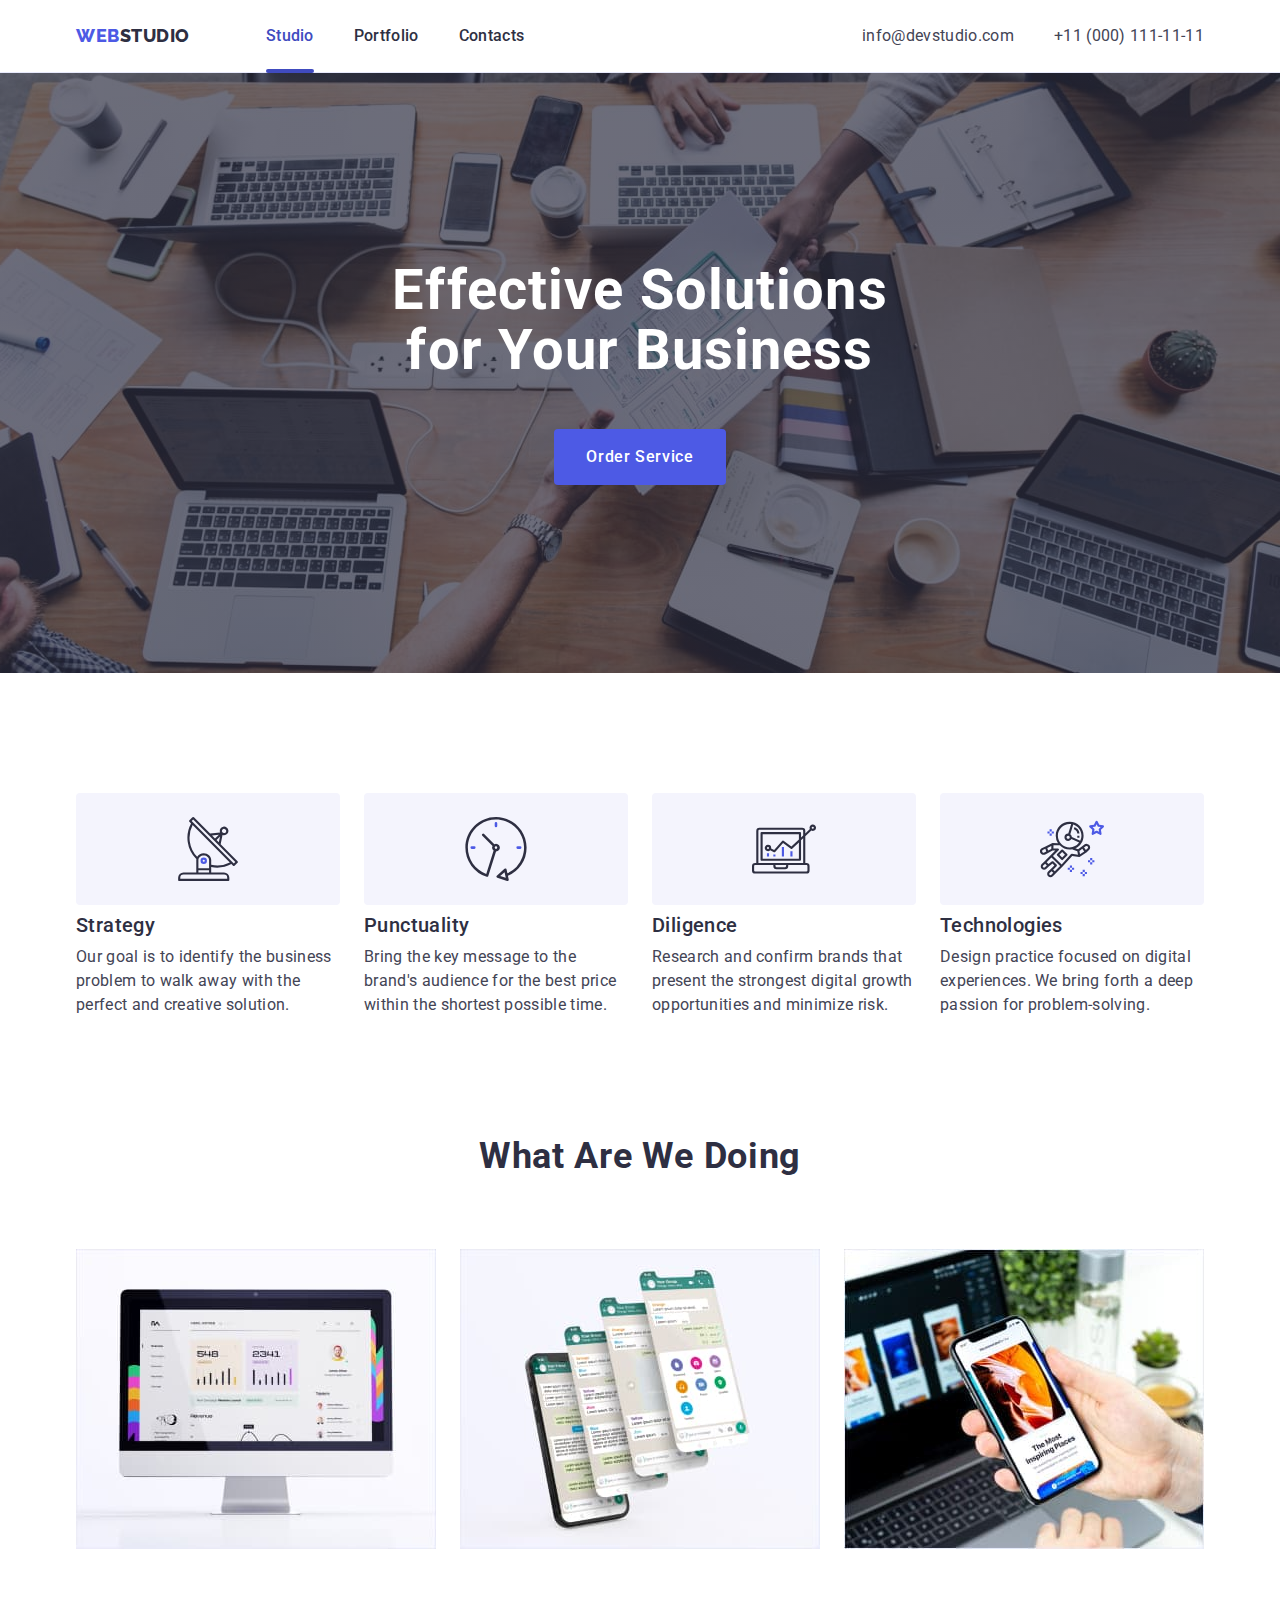
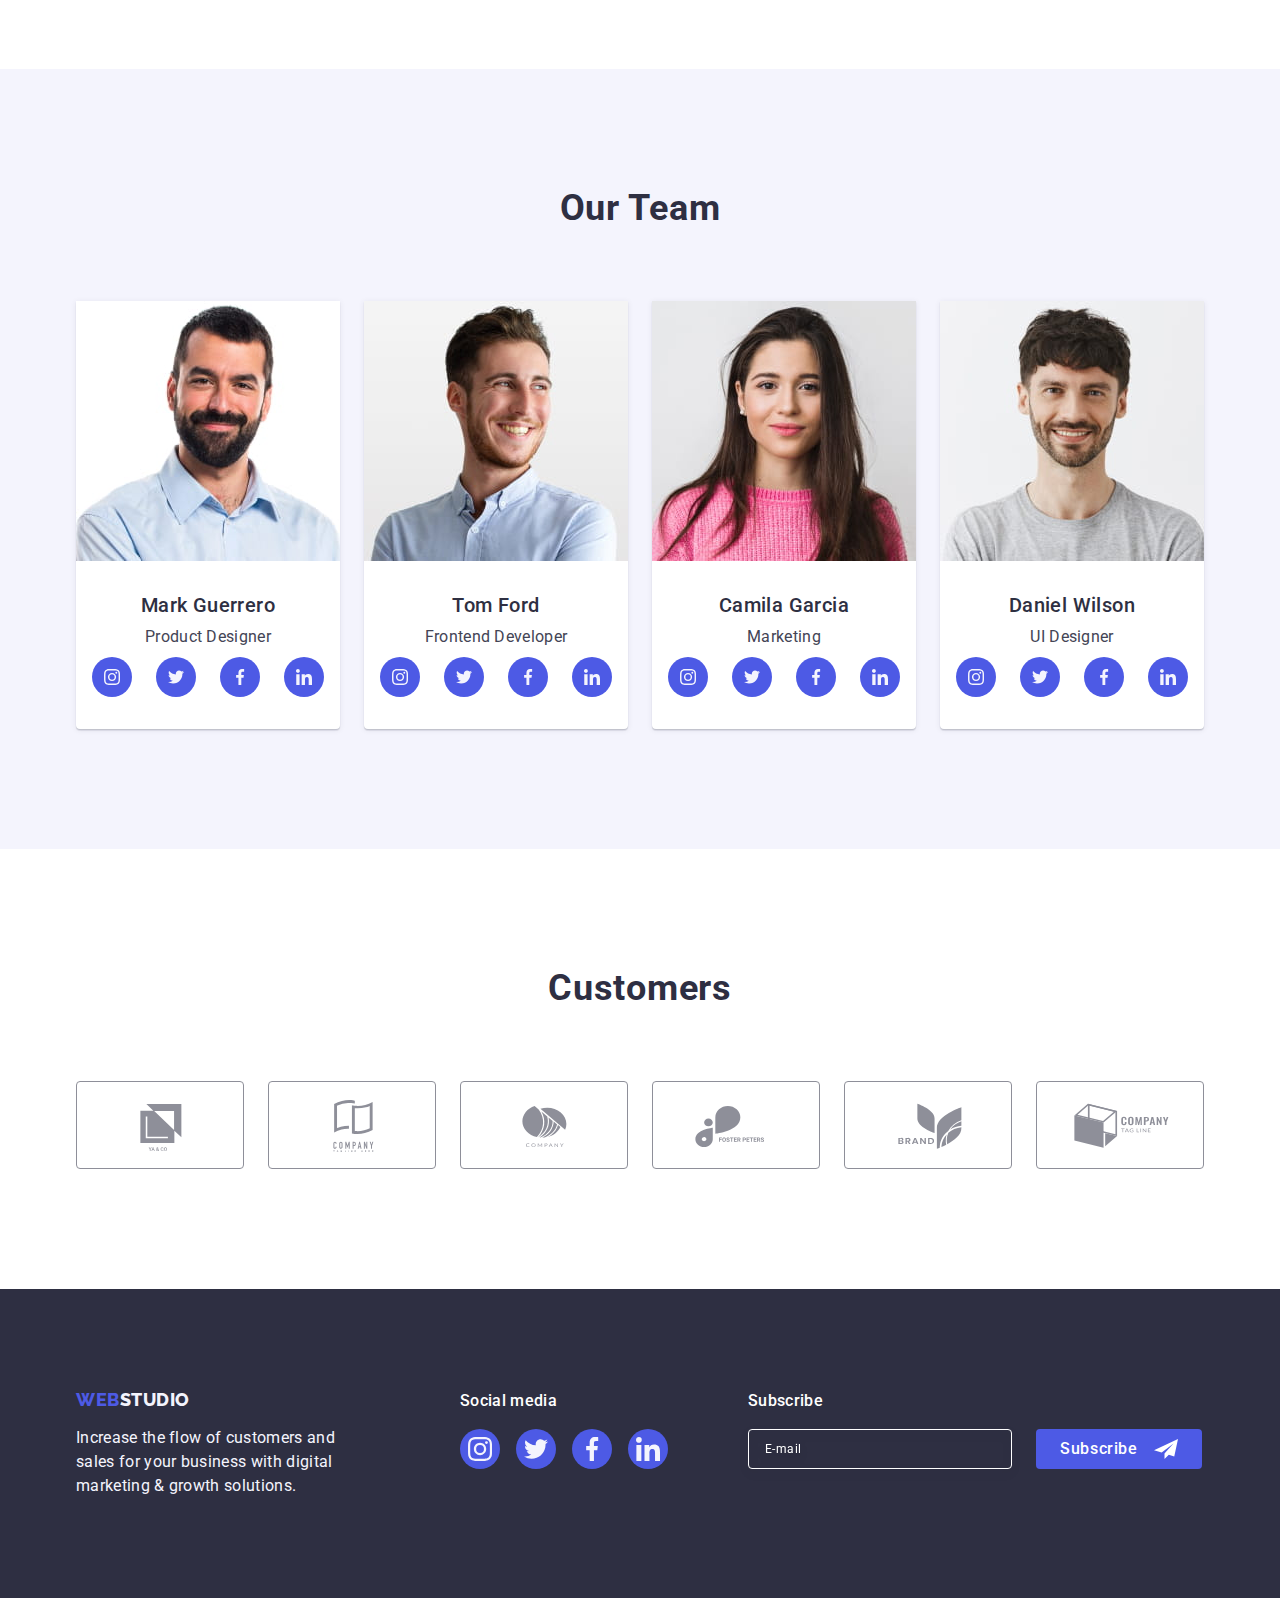
<file: index.html>
<!DOCTYPE html>
<html lang="en">
  <head>
    <meta charset="UTF-8" />
    <meta http-equiv="X-UA-Compatible" content="IE=edge" />
    <meta name="viewport" content="width=device-width, initial-scale=1.0" />
    <link rel="preconnect" href="https://fonts.googleapis.com" />
    <link rel="preconnect" href="https://fonts.gstatic.com" crossorigin />
    <link
      href="https://fonts.googleapis.com/css2?family=Raleway:wght@800&family=Roboto:wght@400;500;700&display=swap"
      rel="stylesheet"
    />
    <link
      rel="stylesheet"
      href="https://cdnjs.cloudflare.com/ajax/libs/modern-normalize/1.1.0/modern-normalize.min.css"
    />
    <link rel="stylesheet" href="./css/styles.css" />
    <title>WEB Studio</title>
  </head>
  <body>
    <!-- Main page -->
    <!-- Topline -->
    <header class="topline">
      <div class="container main-nav">
        <nav class="logo-menunav">
          <a class="logo link" href="./index.html">
            Web<span class="logo-text">Studio</span></a
          >
          <!-- Menu Nav -->
          <ul class="menunav list">
            <li class="item">
              <a class="current option link" href="./index.html">Studio</a>
            </li>
            <li class="item">
              <a class="option link" href="./portfolio.html">Portfolio</a>
            </li>
            <li class="item"><a class="option link" href="">Contacts</a></li>
          </ul>
        </nav>
        <address class="address">
          <ul class="contacts list">
            <li class="item">
              <a class="contacts-option link" href="mailto:info@devstudio.com"
                >info@devstudio.com</a
              >
            </li>
            <li class="item">
              <a class="contacts-option link" href="tel:+110001111111"
                >+11 (000) 111-11-11</a
              >
            </li>
          </ul>
        </address>
      </div>
    </header>
    <main>
      <!-- Scrolls -->
      <section class="hero">
        <div class="container">
          <h1 class="hero-text">Effective Solutions for Your Business</h1>
          <button data-modal-open type="button" class="hero-button">
            Order Service
          </button>
        </div>
      </section>
      <!-- Section 2 -->
      <section class="section">
        <div class="container">
          <h2 class="sectiontwo-title" hidden>Features</h2>
          <ul class="features list">
            <li class="strategy item">
              <div class="features-icon">
                <svg width="64" height="64">
                  <use href="./images/icons.svg#icon-antenna-1"></use>
                </svg>
              </div>
              <h3 class="section-header">Strategy</h3>
              <p class="section-description">
                Our goal is to identify the business problem to walk away with
                the perfect and creative solution.
              </p>
            </li>
            <li class="punctuality item">
              <div class="features-icon">
                <svg width="64" height="64">
                  <use href="./images/icons.svg#icon-clock-1"></use>
                </svg>
              </div>
              <h3 class="section-header">Punctuality</h3>
              <p class="section-description">
                Bring the key message to the brand's audience for the best price
                within the shortest possible time.
              </p>
            </li>
            <li class="diligence item">
              <div class="features-icon">
                <svg width="64" height="64">
                  <use href="./images/icons.svg#icon-diagram-1"></use>
                </svg>
              </div>
              <h3 class="section-header">Diligence</h3>
              <p class="section-description">
                Research and confirm brands that present the strongest digital
                growth opportunities and minimize risk.
              </p>
            </li>
            <li class="technologies item">
              <div class="features-icon">
                <svg width="64" height="64">
                  <use href="./images/icons.svg#icon-astronaut-1"></use>
                </svg>
              </div>
              <h3 class="section-header">Technologies</h3>
              <p class="section-description">
                Design practice focused on digital experiences. We bring forth a
                deep passion for problem-solving.
              </p>
            </li>
          </ul>
        </div>
      </section>
      <!-- Section 3 -->
      <section class="section-works">
        <div class="container">
          <h2 class="section-title">What are we doing</h2>
          <ul class="works list">
            <li class="item">
              <img
                src="./images/about/img1.jpg"
                alt="Image of monitor"
                width="360"
                height="300"
              />
            </li>
            <li class="item">
              <img
                src="./images//about/img2.jpg"
                alt="Image of smartphone"
                width="360"
                height="300"
              />
            </li>
            <li class="item">
              <img
                src="./images//about/img3.jpg"
                alt="Image of notebook+smartphone"
                width="360"
                height="300"
              />
            </li>
          </ul>
        </div>
      </section>
      <!-- Section 4 -->
      <section class="section-team">
        <div class="container">
          <h2 class="section-title">Our Team</h2>
          <ul class="team list">
            <li class="section-four-list-item item">
              <img
                src="./images//team_photo/photo_Mark.jpg"
                alt="Photo-of-Mark"
                width="264"
                height="260"
              />
              <div class="team-name-profession">
                <h3 class="section-header">Mark Guerrero</h3>
                <p class="section-description">Product Designer</p>
                <ul class="team-social list">
                  <li class="item">
                    <a class="link" href="">
                      <svg class="icon" width="16" height="16">
                        <use href="./images/icons.svg#icon-instagram-2"></use>
                      </svg>
                    </a>
                  </li>
                  <li class="item">
                    <a class="link" href="">
                      <svg class="icon" width="16" height="16">
                        <use href="./images/icons.svg#icon-twitter-1"></use>
                      </svg>
                    </a>
                  </li>
                  <li class="item">
                    <a class="link" href="">
                      <svg class="icon" width="16" height="16">
                        <use href="./images/icons.svg#icon-facebook-1"></use>
                      </svg>
                    </a>
                  </li>
                  <li class="item">
                    <a class="link" href="">
                      <svg class="icon" width="16" height="16">
                        <use href="./images/icons.svg#icon-linkedin-1"></use>
                      </svg>
                    </a>
                  </li>
                </ul>
              </div>
            </li>
            <li class="section-four-list-item item">
              <img
                src="./images/team_photo/photo_Tom.jpg"
                alt="Photo-of-Tom"
                width="264"
                height="260"
              />
              <div class="team-name-profession">
                <h3 class="section-header">Tom Ford</h3>
                <p class="section-description">Frontend Developer</p>
                <ul class="team-social list">
                  <li class="item">
                    <a class="link" href="">
                      <svg class="icon" width="16" height="16">
                        <use href="./images/icons.svg#icon-instagram-2"></use>
                      </svg>
                    </a>
                  </li>
                  <li class="item">
                    <a class="link" href="">
                      <svg class="icon" width="16" height="16">
                        <use href="./images/icons.svg#icon-twitter-1"></use>
                      </svg>
                    </a>
                  </li>
                  <li class="item">
                    <a class="link" href="">
                      <svg class="icon" width="16" height="16">
                        <use href="./images/icons.svg#icon-facebook-1"></use>
                      </svg>
                    </a>
                  </li>
                  <li class="item">
                    <a class="link" href="">
                      <svg class="icon" width="16" height="16">
                        <use href="./images/icons.svg#icon-linkedin-1"></use>
                      </svg>
                    </a>
                  </li>
                </ul>
              </div>
            </li>
            <li class="section-four-list-item item">
              <img
                src="./images//team_photo/photo_Camila.jpg"
                alt="Photo of Camila"
                width="264"
                height="260"
              />
              <div class="team-name-profession">
                <h3 class="section-header">Camila Garcia</h3>
                <p class="section-description">Marketing</p>
                <ul class="team-social list">
                  <li class="item">
                    <a class="link" href="">
                      <svg class="icon" width="16" height="16">
                        <use href="./images/icons.svg#icon-instagram-2"></use>
                      </svg>
                    </a>
                  </li>
                  <li class="item">
                    <a class="link" href="">
                      <svg class="icon" width="16" height="16">
                        <use href="./images/icons.svg#icon-twitter-1"></use>
                      </svg>
                    </a>
                  </li>
                  <li class="item">
                    <a class="link" href="">
                      <svg class="icon" width="16" height="16">
                        <use href="./images/icons.svg#icon-facebook-1"></use>
                      </svg>
                    </a>
                  </li>
                  <li class="item">
                    <a class="link" href="">
                      <svg class="icon" width="16" height="16">
                        <use href="./images/icons.svg#icon-linkedin-1"></use>
                      </svg>
                    </a>
                  </li>
                </ul>
              </div>
            </li>
            <li class="section-four-list-item item">
              <img
                src="./images//team_photo/photo_Daniel.jpg"
                alt="Photo of Daniel"
                width="264"
                height="260"
              />
              <div class="team-name-profession">
                <h3 class="section-header">Daniel Wilson</h3>
                <p class="section-description">UI Designer</p>
                <ul class="team-social list">
                  <li class="item">
                    <a class="link" href="">
                      <svg class="icon" width="16" height="16">
                        <use href="./images/icons.svg#icon-instagram-2"></use>
                      </svg>
                    </a>
                  </li>
                  <li class="item">
                    <a class="link" href="">
                      <svg class="icon" width="16" height="16">
                        <use href="./images/icons.svg#icon-twitter-1"></use>
                      </svg>
                    </a>
                  </li>
                  <li class="item">
                    <a class="link" href="">
                      <svg class="icon" width="16" height="16">
                        <use href="./images/icons.svg#icon-facebook-1"></use>
                      </svg>
                    </a>
                  </li>
                  <li class="item">
                    <a class="link" href="">
                      <svg class="icon" width="16" height="16">
                        <use href="./images/icons.svg#icon-linkedin-1"></use>
                      </svg>
                    </a>
                  </li>
                </ul>
              </div>
            </li>
          </ul>
        </div>
      </section>
      <!-- Section 5 -->
      <section class="section-customers">
        <div class="container">
          <h2 class="section-title">Customers</h2>
          <ul class="customers list">
            <li class="section-five-list-item item">
              <a class="customer-icon-link" href="">
                <svg class="icon" width="104" height="56">
                  <use href="./images/icons.svg#icon-Client_1"></use>
                </svg>
              </a>
            </li>
            <li class="section-five-list-item item">
              <a class="customer-icon-link" href="">
                <svg class="icon" width="104" height="56">
                  <use href="./images/icons.svg#icon-Client_2"></use>
                </svg>
              </a>
            </li>
            <li class="section-five-list-item item">
              <a class="customer-icon-link" href="">
                <svg class="icon" width="104" height="56">
                  <use href="./images/icons.svg#icon-Client_3"></use>
                </svg>
              </a>
            </li>
            <li class="section-five-list-item item">
              <a class="customer-icon-link" href="">
                <svg class="icon" width="104" height="56">
                  <use href="./images/icons.svg#icon-Client_4"></use>
                </svg>
              </a>
            </li>
            <li class="section-five-list-item item">
              <a class="customer-icon-link" href="">
                <svg class="icon" width="104" height="56">
                  <use href="./images/icons.svg#icon-Client_5"></use>
                </svg>
              </a>
            </li>
            <li class="section-five-list-item item">
              <a class="customer-icon-link" href="">
                <svg class="icon" width="104" height="56">
                  <use href="./images/icons.svg#icon-Client_6"></use>
                </svg>
              </a>
            </li>
          </ul>
        </div>
      </section>
    </main>
    <!-- Fotter -->
    <footer class="footer">
      <div class="container">
        <div class="footer-list">
          <a class="logofooter link" href="./index.html">
            Web<span class="logofooter-text">Studio</span></a
          >
          <p class="footer-description">
            Increase the flow of customers and sales for your business with
            digital marketing & growth solutions.
          </p>
        </div>
        <div>
          <p class="social-section-header">Social media</p>
          <ul class="social-links list">
            <li class="social-links-item item">
              <a class="social-link-icon" href="">
                <svg class="icon" width="24" height="24">
                  <use href="./images/icons.svg#icon-instagram-2"></use>
                </svg>
              </a>
            </li>
            <li class="social-links-item item">
              <a class="social-link-icon" href="">
                <svg class="icon" width="24" height="24">
                  <use href="./images/icons.svg#icon-twitter-1"></use>
                </svg>
              </a>
            </li>
            <li class="social-links-item item">
              <a class="social-link-icon" href="">
                <svg class="icon" width="24" height="24">
                  <use href="./images/icons.svg#icon-facebook-1"></use>
                </svg>
              </a>
            </li>
            <li class="social-links-item item">
              <a class="social-link-icon" href="">
                <svg class="icon" width="24" height="24">
                  <use href="./images/icons.svg#icon-linkedin-1"></use>
                </svg>
              </a>
            </li>
          </ul>
        </div>
        <div class="subscribe">
          <p class="subscribe-title">Subscribe</p>
          <form class="subscribe-form">
            <label class="subscribe-label"
              ><input
                class="subscribe-input"
                type="email"
                name="email"
                placeholder="E-mail"
            /></label>
            <button type="submit" class="subscribe-button">
              Subscribe
              <svg class="subscribe-icon" width="24" height="24">
                <use href="./images/icons.svg#icon-send-icon"></use>
              </svg>
            </button>
          </form>
        </div>
      </div>
    </footer>
    <div class="backdrop is-hidden" data-modal>
      <div class="modal">
        <button data-modal-close type="button" class="modal-close-button">
          <svg class="modal-close-icon" width="8" height="8">
            <use href="./images/icons.svg#icon-close-button1"></use>
          </svg>
        </button>
        <p class="order-form-title">
          Leave your contacts and we will call you back
        </p>
        <form class="order-form">
          <div class="form-field">
            <label for="user-name" class="form-label">Name</label>
            <div class="input-deco">
              <input
                type="text"
                name="user-name"
                id="user-name"
                class="form-input"
                autofocus
              />
              <svg class="form-icon" width="18" height="24">
                <use href="./images/icons.svg#icon-person-black-18dp1"></use>
              </svg>
            </div>
          </div>
          <div class="form-field">
            <label for="tel" class="form-label">Phone</label>
            <div class="input-deco">
              <input type="tel" id="tel" name="phone" class="form-input" />
              <svg class="form-icon" width="18" height="24">
                <use href="./images/icons.svg#icon-phone-black-18dp1"></use>
              </svg>
            </div>
          </div>
          <div class="form-field">
            <label for="email" class="form-label">Email</label>
            <div class="input-deco">
              <input type="email" id="email" name="e-mail" class="form-input" />
              <svg class="form-icon" width="18" height="24">
                <use href="./images/icons.svg#icon-email-black-18dp1"></use>
              </svg>
            </div>
          </div>
          <div class="form-field-textarea">
            <label for="user-comment" class="form-label">Comment</label>
            <textarea
              name="user-comment"
              id="user-comment"
              placeholder="Text input"
              class="form-textarea"
            ></textarea>
          </div>
          <div class="user-privacy-checkbox">
            <input
              type="checkbox"
              class="checkbox visually-hidden"
              name="user-privacy"
              id="user-privacy"
              value="true"
            />
            <label class="accept-terms" for="user-privacy">
              <span class="accept-icon-box">
                <svg class="accept-icon" width="10" height="8">
                  <use href="./images/icons.svg#icon-Vector"></use>
                </svg>
              </span>
              I accept the terms and conditions of the
              <a class="accept-terms-link" href="">Privacy Policy</a>
            </label>
          </div>
          <button type="submit" class="submit-button">Send</button>
        </form>
      </div>
    </div>
    <script src="./js/modal.js"></script>
  </body>
</html>
</file>
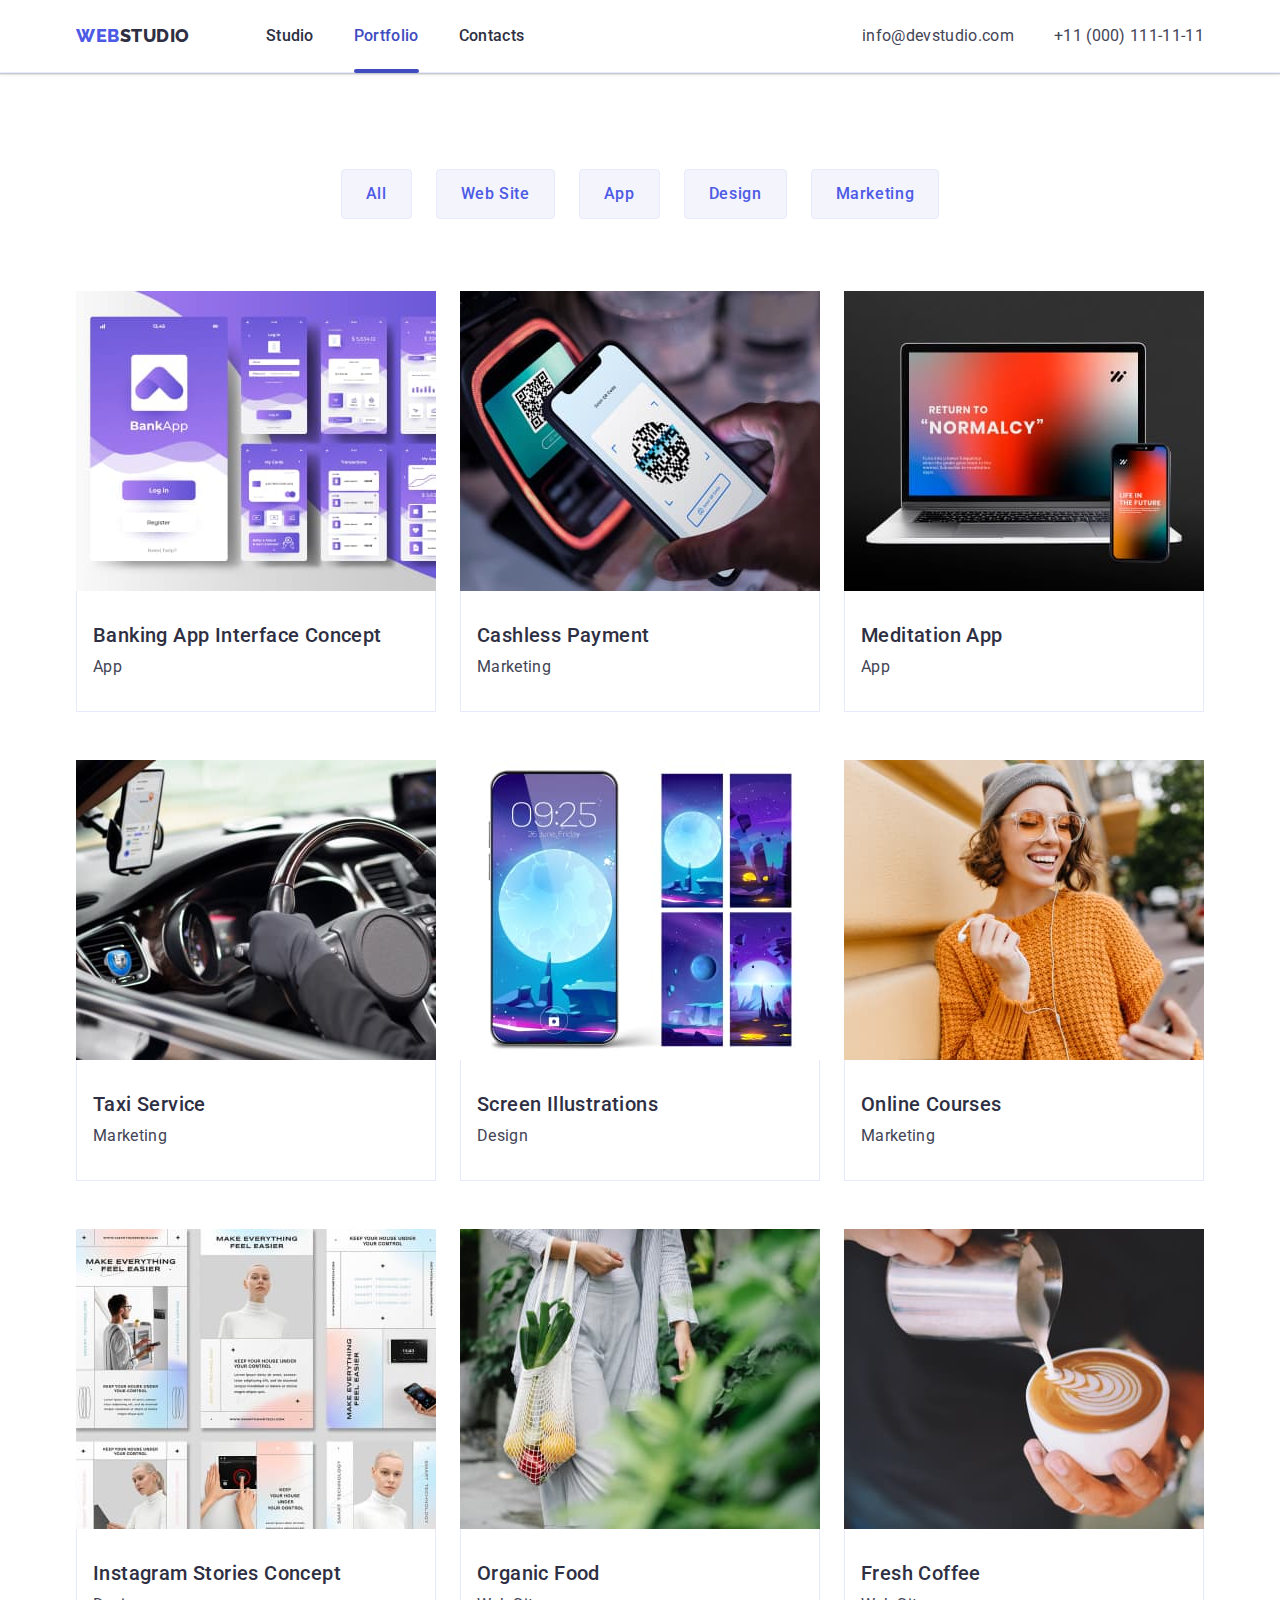
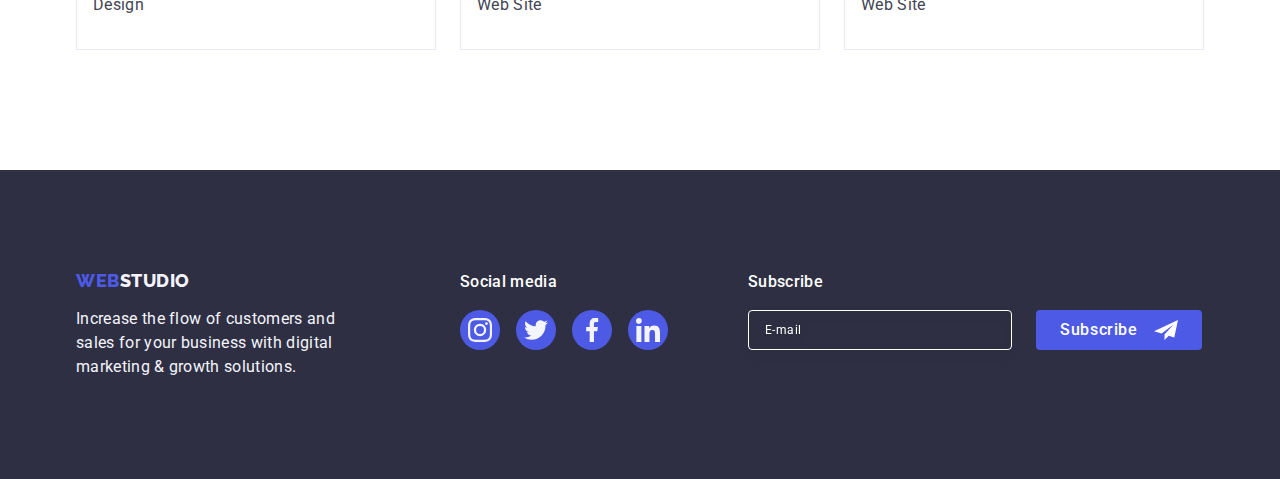
<file: portfolio.html>
<!DOCTYPE html>
<html lang="en">
  <head>
    <meta charset="UTF-8" />
    <meta http-equiv="X-UA-Compatible" content="IE=edge" />
    <meta name="viewport" content="width=device-width, initial-scale=1.0" />
    <link rel="preconnect" href="https://fonts.googleapis.com" />
    <link rel="preconnect" href="https://fonts.gstatic.com" crossorigin />
    <link
      rel="stylesheet"
      href="https://fonts.googleapis.com/css2?family=Raleway:wght@800&family=Roboto:wght@400;500;700&display=swap"
    />
    <link
      rel="stylesheet"
      href="https://cdnjs.cloudflare.com/ajax/libs/modern-normalize/1.1.0/modern-normalize.min.css"
    />
    <link rel="stylesheet" href="./css/styles.css" />
    <title>WEB Studio</title>
  </head>
  <body>
    <!-- Main page -->
    <!-- Topline -->
    <header class="topline">
      <div class="container main-nav">
        <nav class="logo-menunav">
          <a class="logo link" href="./index.html">
            Web<span class="logo-text">Studio</span></a
          >
          <!-- Menu Nav -->
          <ul class="menunav list">
            <li class="item">
              <a class="option link" href="./index.html">Studio</a>
            </li>
            <li class="item">
              <a class="option link current" href="./portfolio.html"
                >Portfolio</a
              >
            </li>
            <li class="item"><a class="option link" href="">Contacts</a></li>
          </ul>
        </nav>
        <address class="address">
          <ul class="contacts list">
            <li class="item">
              <a class="contacts-option link" href="mailto:info@devstudio.com"
                >info@devstudio.com</a
              >
            </li>
            <li class="item">
              <a class="contacts-option link" href="tel:+110001111111"
                >+11 (000) 111-11-11</a
              >
            </li>
          </ul>
        </address>
      </div>
    </header>
    <main>
      <section class="section-portfolio">
        <div class="container">
          <h1 hidden>Portfolio</h1>
          <!-- Filter -->
          <ul class="list filter">
            <li class="item">
              <button type="button" class="filter-button">All</button>
            </li>
            <li class="item">
              <button type="button" class="filter-button">Web Site</button>
            </li>
            <li class="item">
              <button type="button" class="filter-button">App</button>
            </li>
            <li class="item">
              <button type="button" class="filter-button">Design</button>
            </li>
            <li class="item">
              <button type="button" class="filter-button">Marketing</button>
            </li>
          </ul>
          <!-- Projects -->
          <ul class="projects list">
            <li class="item">
              <a class="link" href=""
                ><div class="projects-image">
                  <img
                    src="./images/porfolio/app/app1.jpg"
                    alt="smartphone app"
                    width="360"
                    height="300"
                  />
                  <p class="overlay-text">
                    14 Stylish and User-Friendly App Design Concepts · Task
                    Manager App · Calorie Tracker App · Exotic Fruit Ecommerce
                    App · Cloud Storage App
                  </p>
                </div>

                <div class="projects-name">
                  <h2 class="our-projects-name">
                    Banking App Interface Concept
                  </h2>
                  <p class="our-projects-description">App</p>
                </div>
              </a>
            </li>
            <li class="item">
              <a class="link" href=""
                ><div class="projects-image">
                  <img
                    src="./images/porfolio/marketing/marketing1.jpg"
                    alt="payment by smartphone"
                    width="360"
                    height="300"
                  />
                  <p class="overlay-text">
                    14 Stylish and User-Friendly App Design Concepts · Task
                    Manager App · Calorie Tracker App · Exotic Fruit Ecommerce
                    App · Cloud Storage App
                  </p>
                </div>
                <div class="projects-name">
                  <h2 class="our-projects-name">Cashless Payment</h2>
                  <p class="our-projects-description">Marketing</p>
                </div></a
              >
            </li>
            <li class="item">
              <a class="link" href=""
                ><div class="projects-image">
                  <img
                    src="./images/porfolio/app/app2.jpg"
                    alt="notebook and smartphone"
                    width="360"
                    height="300"
                  />
                  <p class="overlay-text">
                    14 Stylish and User-Friendly App Design Concepts · Task
                    Manager App · Calorie Tracker App · Exotic Fruit Ecommerce
                    App · Cloud Storage App
                  </p>
                </div>
                <div class="projects-name">
                  <h2 class="our-projects-name">Meditation App</h2>
                  <p class="our-projects-description">App</p>
                </div></a
              >
            </li>
            <li class="item">
              <a class="link" href=""
                ><div class="projects-image">
                  <img
                    src="./images/porfolio/marketing/marketing2.jpg"
                    alt="car driving weel and torpedo"
                    width="360"
                    height="300"
                  />
                  <p class="overlay-text">
                    14 Stylish and User-Friendly App Design Concepts · Task
                    Manager App · Calorie Tracker App · Exotic Fruit Ecommerce
                    App · Cloud Storage App
                  </p>
                </div>

                <div class="projects-name">
                  <h2 class="our-projects-name">Taxi Service</h2>
                  <p class="our-projects-description">Marketing</p>
                </div></a
              >
            </li>
            <li class="item">
              <a class="link" href=""
                ><div class="projects-image">
                  <img
                    src="./images/porfolio/design/design1.jpg"
                    alt="smaprtphone and variety of wallpaper"
                    width="360"
                    height="300"
                  />
                  <p class="overlay-text">
                    14 Stylish and User-Friendly App Design Concepts · Task
                    Manager App · Calorie Tracker App · Exotic Fruit Ecommerce
                    App · Cloud Storage App
                  </p>
                </div>
                <div class="projects-name">
                  <h2 class="our-projects-name">Screen Illustrations</h2>
                  <p class="our-projects-description">Design</p>
                </div></a
              >
            </li>
            <li class="item">
              <a class="link" href=""
                ><div class="projects-image">
                  <img
                    src="./images/porfolio/marketing/marketing3.jpg"
                    alt="smiling lady with spectacles and smartphone"
                    width="360"
                    height="300"
                  />
                  <p class="overlay-text">
                    14 Stylish and User-Friendly App Design Concepts · Task
                    Manager App · Calorie Tracker App · Exotic Fruit Ecommerce
                    App · Cloud Storage App
                  </p>
                </div>

                <div class="projects-name">
                  <h2 class="our-projects-name">Online Courses</h2>
                  <p class="our-projects-description">Marketing</p>
                </div></a
              >
            </li>
            <li class="item">
              <a class="link" href=""
                ><div class="projects-image">
                  <img
                    src="./images/porfolio/design/design2.jpg"
                    alt="variety of instagram stories"
                    width="360"
                    height="300"
                  />
                  <p class="overlay-text">
                    14 Stylish and User-Friendly App Design Concepts · Task
                    Manager App · Calorie Tracker App · Exotic Fruit Ecommerce
                    App · Cloud Storage App
                  </p>
                </div>
                <div class="projects-name">
                  <h2 class="our-projects-name">Instagram Stories Concept</h2>
                  <p class="our-projects-description">Design</p>
                </div></a
              >
            </li>
            <li class="item">
              <a class="link" href=""
                ><div class="projects-image">
                  <img
                    src="./images/porfolio/website/website1.jpg"
                    alt="lady carrying shoulder bag with fruits and vegetables"
                    width="360"
                    height="300"
                  />
                  <p class="overlay-text">
                    14 Stylish and User-Friendly App Design Concepts · Task
                    Manager App · Calorie Tracker App · Exotic Fruit Ecommerce
                    App · Cloud Storage App
                  </p>
                </div>
                <div class="projects-name">
                  <h2 class="our-projects-name">Organic Food</h2>
                  <p class="our-projects-description">Web Site</p>
                </div>
              </a>
            </li>
            <li class="item">
              <a class="link" href="">
                <div class="projects-image">
                  <img
                    src="./images/porfolio/website/website2.jpg"
                    alt="lady pouring coffee into the cup from cezve "
                    width="360"
                    height="300"
                  />
                  <p class="overlay-text">
                    14 Stylish and User-Friendly App Design Concepts · Task
                    Manager App · Calorie Tracker App · Exotic Fruit Ecommerce
                    App · Cloud Storage App
                  </p>
                </div>
                <div class="projects-name">
                  <h2 class="our-projects-name">Fresh Coffee</h2>
                  <p class="our-projects-description">Web Site</p>
                </div>
              </a>
            </li>
          </ul>
        </div>
      </section>
    </main>
    <!-- Fotter -->
    <footer class="footer">
      <div class="container">
        <div class="footer-list">
          <a class="logofooter link" href="./index.html">
            Web<span class="logofooter-text">Studio</span></a
          >
          <p class="footer-description">
            Increase the flow of customers and sales for your business with
            digital marketing & growth solutions.
          </p>
        </div>
        <div>
          <p class="social-section-header">Social media</p>
          <ul class="social-links list">
            <li class="social-links-item item">
              <a class="social-link-icon" href="">
                <svg class="icon" width="24" height="24">
                  <use href="./images/icons.svg#icon-instagram-2"></use>
                </svg>
              </a>
            </li>
            <li class="social-links-item item">
              <a class="social-link-icon" href="">
                <svg class="icon" width="24" height="24">
                  <use href="./images/icons.svg#icon-twitter-1"></use>
                </svg>
              </a>
            </li>
            <li class="social-links-item item">
              <a class="social-link-icon" href="">
                <svg class="icon" width="24" height="24">
                  <use href="./images/icons.svg#icon-facebook-1"></use>
                </svg>
              </a>
            </li>
            <li class="social-links-item item">
              <a class="social-link-icon" href="">
                <svg class="icon" width="24" height="24">
                  <use href="./images/icons.svg#icon-linkedin-1"></use>
                </svg>
              </a>
            </li>
          </ul>
        </div>
        <div class="subscribe">
          <p class="subscribe-title">Subscribe</p>
          <form class="subscribe-form">
            <label class="subscribe-label">
              <input
                class="subscribe-input"
                type="email"
                name="email"
                placeholder="E-mail"
              />
            </label>
            <button type="submit" class="subscribe-button">
              Subscribe
              <svg class="subscribe-icon" width="24" height="24">
                <use href="./images/icons.svg#icon-send-icon"></use>
              </svg>
            </button>
          </form>
        </div>
      </div>
    </footer>
  </body>
</html>
</file>
<file: css/styles.css>
html {
  box-sizing: border-box;
}
*,
*::after,
*::before {
  box-sizing: inherit;
}
:root {
  --primary-text-color: #2e2f42;
  --accent-color: #4d5ae5;
  --main-text-color: #434455;
  --hero-footer-background-color: #2e2f42;
  --button-section-background-color: #f4f4fd;
  --button-border-color: #e7e9fc;
  --features-icon-bgcolor: #f4f4fd;
  --client-icon-color: #8e8f99;
  --label-text-color: #8e8f99;
  --background--border-color-checkbox-active-icon: #404bbf;
  --fill-checkbox-active-icon: #ffffff;
}
body {
  background-color: #ffffff;
  font-family: Roboto, sans-serif;
  letter-spacing: 0.02em;
  color: var(--main-text-color);
}
.link {
  text-decoration: none;
}
.list {
  list-style: none;
  padding: 0;
  margin: 0;
}
h1,
h2,
h3,
h4,
p {
  margin-top: 0;
  margin-bottom: 0;
}
img {
  display: block;
}
/* Top-line */
.topline {
  border-bottom: 1px solid #e7e9fc;
  box-shadow: 0px 2px 1px rgba(46, 47, 66, 0.08),
    0px 1px 1px rgba(46, 47, 66, 0.16), 0px 1px 6px rgba(46, 47, 66, 0.08);
}
.container {
  width: 1158px;
  box-sizing: border-box;
  padding-left: 15px;
  padding-right: 15px;
  margin-right: auto;
  margin-left: auto;
}
.main-nav {
  display: flex;
  align-items: center;
}
/* Logo */
.logo {
  font-family: Raleway, sans-serif;
  margin-right: 76px;
  font-weight: 800;
  font-size: 18px;
  line-height: 1.17;
  letter-spacing: 0.03em;
  text-transform: uppercase;
  color: var(--accent-color);
}
.logo-text {
  color: var(--primary-text-color);
}
/* Menunav */

.logo-menunav {
  display: flex;
  align-items: center;
}
.menunav {
  display: flex;
  gap: 40px;
}
.menunav .item:last-child {
  margin-right: 0px;
}
.current::after {
  content: "";
  position: absolute;
  left: 0;
  bottom: -1px;
  display: block;
  width: 100%;
  height: 4px;
  border-radius: 2px;
  background-color: #404bbf;
}
.item .current {
  position: relative;
  color: #404bbf;
}
.option {
  display: block;
  padding-top: 24px;
  padding-bottom: 24px;
  font-weight: 500;
  font-size: 16px;
  line-height: 1.5;
  color: var(--primary-text-color);
  letter-spacing: 0.02em;
  transition: color 250ms cubic-bezier(0.4, 0, 0.2, 1);
}
.option:hover {
  color: #404bbf;
}
.option:focus {
  color: #404bbf;
}
/* Menunav-Adress */

.address {
  font-style: normal;
  margin-left: auto;
}
.contacts {
  display: flex;
  gap: 40px;
}
.contacts .item:last-child {
  margin-right: 0px;
}
.contacts-option {
  font-weight: 400;
  font-size: 16px;
  line-height: 1.5;
  color: var(--main-text-color);
  transition: color 250ms cubic-bezier(0.4, 0, 0.2, 1);
}
.contacts-option:hover {
  color: #404bbf;
}
.contacts-option:focus {
  color: #404bbf;
}
/* Scrolls */
/* Hero */

.hero {
  background-color: var(--hero-footer-background-color);
  padding: 188px 0;
  max-width: 1440px;
  height: 600px;
  margin-right: auto;
  margin-left: auto;
  background-image: linear-gradient(
      rgba(46, 47, 66, 0.7),
      rgba(46, 47, 66, 0.7)
    ),
    url(../images/hero/people-office1.jpg);
  background-repeat: no-repeat;
  background-position: center;
  background-size: cover;
}

.hero-text {
  max-width: 496px;
  margin-top: 0;
  margin-bottom: 0;
  color: #ffffff;
  font-weight: 700;
  font-size: 56px;
  line-height: 1.07;
  text-align: center;
  letter-spacing: 0.02em;
  margin-right: auto;
  margin-left: auto;
}
.hero-button {
  display: block;
  background-color: #4d5ae5;
  font-family: inherit;
  font-weight: 500;
  font-size: 16px;
  line-height: 1.5;
  letter-spacing: 0.04em;
  color: #ffffff;
  height: 56px;
  border-radius: 4px;
  border: none;
  cursor: pointer;
  min-width: 169px;
  margin-top: 48px;
  padding-top: 16px;
  padding-bottom: 16px;
  padding-left: 32px;
  padding-right: 32px;
  margin-left: auto;
  margin-right: auto;
  transition: background-color 250ms cubic-bezier(0.4, 0, 0.2, 1);
}
.hero-button:focus {
  background-color: #404bbf;
}
.hero-button:hover {
  background-color: #404bbf;
}

/* Sections */
.section {
  padding: 120px 0;
}
.section-works {
  padding-bottom: 120px;
}
.section-team {
  padding: 120px 0;
  background-color: var(--button-section-background-color);
}
.section-customers {
  padding-top: 120px;
  padding-bottom: 120px;
}
.sectiontwo-title {
  font-weight: 700;
  font-size: 36px;
  line-height: 1.11;
  letter-spacing: 0.02em;
  text-transform: capitalize;
  color: var(--primary-text-color);
}
.section-title {
  font-weight: 700;
  font-size: 36px;
  line-height: 1.11;
  letter-spacing: 0.02em;
  text-transform: capitalize;
  text-align: center;
  color: var(--primary-text-color);
  margin-bottom: 72px;
}
.section-customers .section-title {
  font-weight: 700;
  font-size: 36px;
  line-height: 1.1;
  letter-spacing: 0.02em;
  text-transform: capitalize;
  text-align: center;
  color: var(--primary-text-color);
  margin-bottom: 72px;
}
.section-header {
  font-weight: 500;
  font-size: 20px;
  line-height: 1.2;
  letter-spacing: 0.02em;
  color: var(--primary-text-color);
  margin-bottom: 8px;
}
.section-description {
  font-size: 16px;
  line-height: 1.5;
  color: var(--main-text-color);
}

.section-four-list-item {
  background-color: #ffffff;
  width: 264px;
  text-align: center;
  border-radius: 0px 0px 4px 4px;
  box-shadow: 0px 1px 6px rgba(46, 47, 66, 0.08),
    0px 1px 1px rgba(46, 47, 66, 0.16), 0px 2px 1px rgba(46, 47, 66, 0.08);
}
.section-four-list-item:last-child {
  margin-right: 0px;
}
/* Section-2-Features */
.features {
  display: flex;
  gap: 24px;
}
.features .item:last-child {
  margin-right: 0px;
}
.features .item {
  width: 264px;
}
.features-icon {
  display: flex;
  max-width: 264px;
  height: 112px;
  background-color: var(--features-icon-bgcolor);
  justify-content: center;
  align-items: center;
  margin-bottom: 8px;
  border-radius: 4px;
}
/* Section-3-Works */
.works {
  display: flex;
  gap: 24px;
}
.works .item:last-child {
  margin-right: 0px;
}
/* Section-4-Team */
.team {
  display: flex;
  gap: 24px;
}
.team-name-profession {
  padding: 32px 0px;
}
.team-name-profession .section-header {
  text-align: center;
}
.team-name-profession .section-description {
  text-align: center;
  margin-bottom: 8px;
}
.team-social {
  display: flex;
  gap: 24px;
  justify-content: center;
}
.team-social .item .icon {
  fill: #f4f4fd;
}
.team-social .item {
  display: inline-block;
  width: 40px;
  height: 40px;
}
.team-social .item .link {
  display: flex;
  justify-content: center;
  align-items: center;
  width: 100%;
  height: 100%;
  border-radius: 50%;
  background-color: var(--accent-color);
  transition: background-color 250ms cubic-bezier(0.4, 0, 0.2, 1);
}
.team-social .item .link:hover {
  background-color: #404bbf;
}
.team-social .item .link:focus {
  background-color: #404bbf;
}

/* Section-5-Customers */
.customers {
  display: flex;
  gap: 24px;
  justify-content: center;
}
.section-five-list-item {
  display: flex;
  justify-content: center;
  align-items: center;
  width: 188px;
  height: 88px;
}

.customers .item:last-child {
  margin-right: 0px;
}
.customer-icon-link {
  display: flex;
  justify-content: center;
  align-items: center;
  width: 100%;
  height: 100%;
  border: 1px solid var(--client-icon-color);
  border-radius: 4px;
  color: var(--client-icon-color);
  transition: border-color 250ms cubic-bezier(0.4, 0, 0.2, 1),
    color 250ms cubic-bezier(0.4, 0, 0.2, 1);
}
.customer-icon-link:hover {
  color: #404bbf;
  border-color: #404bbf;
}
.customer-icon-link:focus {
  color: #404bbf;
  border-color: #404bbf;
}
.customer-icon-link .icon {
  fill: currentColor;
}
/* Footer */
.footer .container {
  display: flex;
  align-items: baseline;
  box-sizing: border-box;
  width: 1158px;
  padding-left: 15px;
  padding-right: 15px;
  margin-right: auto;
  margin-left: auto;
}
.footer-list {
  margin-right: 120px;
}
.footer {
  background-color: var(--hero-footer-background-color);
  padding-top: 100px;
  padding-bottom: 100px;
}
.logofooter {
  display: inline-block;
  font-family: Raleway, sans-serif;
  font-weight: 800;
  font-size: 18px;
  line-height: 1.17;
  letter-spacing: 0.03em;
  text-transform: uppercase;
  color: var(--accent-color);
  margin-bottom: 16px;
}
.logofooter-text {
  color: #f4f4fd;
}
.footer-description {
  width: 264px;
  font-size: 16px;
  line-height: 1.5;
  color: #f4f4fd;
}
/* Footer-social-links */
.social-section-header {
  font-family: Roboto;
  font-weight: 500;
  font-size: 16px;
  line-height: 1.5;
  letter-spacing: 0.02em;
  color: #ffff;
  margin-bottom: 16px;
}
.social-links {
  display: flex;
  gap: 16px;
  justify-content: center;
}
.social-links-item {
  width: 40px;
  height: 40px;
}

.social-link-icon {
  display: flex;
  justify-content: center;
  align-items: center;
  width: 100%;
  height: 100%;
  border-radius: 50%;
  background-color: var(--accent-color);
  transition: background-color 250ms cubic-bezier(0.4, 0, 0.2, 1);
}

.social-link-icon:hover {
  background-color: #31d0aa;
}
.social-link-icon:focus {
  background-color: #31d0aa;
}
.social-link-icon .icon {
  fill: #f4f4fd;
}
/* Footer suscribe form */
.subscribe {
  display: block;
  margin-left: 80px;
}
.subscribe-title {
  font-family: Roboto;
  font-weight: 500;
  font-size: 16px;
  line-height: 1.5;
  letter-spacing: 0.02em;
  color: #ffff;
  margin-bottom: 16px;
}
.subscribe-label {
  margin-right: 24px;
}
.subscribe-input {
  width: 264px;
  height: 40px;
  border: 1px solid #ffffff;
  border-radius: 4px;
  background-color: transparent;
  padding: 16px;
  color: #ffffff;
  filter: drop-shadow(0px 4px 4px rgba(0, 0, 0, 0.15));
  font-family: Roboto;
  font-weight: 400;
  font-size: 12px;
  line-height: 1.5;
  letter-spacing: 0.04em;
}
.subscribe input::placeholder {
  line-height: 2;
  letter-spacing: 0.04em;
  color: #ffffff;
}
.subscribe-form {
  display: flex;
  align-items: center;
}
.subscribe-button {
  display: flex;
  justify-content: center;
  min-width: 165px;
  max-height: 40px;
  padding: 8px 24px;
  background-color: var(--accent-color);
  font-family: Roboto, sans-serif;
  font-weight: 500;
  font-size: 16px;
  line-height: 1.5;
  letter-spacing: 0.04em;
  color: #ffffff;
  border-radius: 4px;
  border: none;
  align-items: center;
  transition: background-color 250ms cubic-bezier(0.4, 0, 0.2, 1);
  cursor: pointer;
}
.subscribe-button:hover {
  background-color: #404bbf;
}
.subscribe-button:focus {
  background-color: #404bbf;
}
.subscribe-icon {
  margin-left: 16px;
}

/* Backdrop */
.backdrop {
  position: fixed;
  top: 0;
  left: 0;
  width: 100%;
  height: 100%;
  background-color: rgba(46, 47, 66, 0.4);
  transition: opacity 250ms cubic-bezier(0.4, 0, 0.2, 1),
    visibility 250ms cubic-bezier(0.4, 0, 0.2, 1);
}
.backdrop.is-hidden {
  opacity: 0;
  pointer-events: none;
  visibility: hidden;
}
.modal {
  position: absolute;
  top: 50%;
  left: 50%;
  transform: translate(-50%, -50%) scale(1);
  min-height: 576px;
  width: 408px;
  padding: 72px 24px 24px 24px;
  background-color: #fcfcfc;
  border-radius: 4px;
  box-shadow: 0px 1px 1px rgba(0, 0, 0, 0.14), 0px 1px 3px rgba(0, 0, 0, 0.12),
    0px 2px 1px rgba(0, 0, 0, 0.2);
  transition: transform 250ms cubic-bezier(0.4, 0, 0.2, 1);
}
.modal-close-button {
  position: absolute;
  top: 24px;
  right: 24px;
  width: 24px;
  height: 24px;
  border-radius: 50%;
  display: flex;
  align-items: center;
  justify-content: center;
  background-color: #e7e9fc;
  border: 1px solid rgba(0, 0, 0, 0.1);
  padding: 0;
  cursor: pointer;
  transition: background-color 250ms cubic-bezier(0.4, 0, 0.2, 1),
    border 250ms cubic-bezier(0.4, 0, 0.2, 1);
}
.modal-close-button:hover {
  background-color: #404bbf;
  border: none;
}
.modal-close-button:focus {
  background-color: #404bbf;
  border: none;
}
.modal-close-icon {
  transition: fill 250ms cubic-bezier(0.4, 0, 0.2, 1);
}
.modal-close-button:hover .modal-close-icon {
  fill: #ffffff;
}
.modal-close-button:focus .modal-close-icon {
  fill: #ffffff;
}
.order-form {
  display: flex;
  flex-direction: column;
  width: 360px;
  align-items: center;
}
.order-form-title {
  margin-bottom: 16px;
  font-family: "Roboto";
  font-style: normal;
  font-weight: 500;
  font-size: 16px;
  line-height: 1.5;
  letter-spacing: 0.02em;
  color: var(--hero-footer-background-color);
  text-align: center;
}
.form-field {
  position: relative;
  display: flex;
  flex-direction: column;
  margin-bottom: 8px;
  width: 100%;
}
.form-field-textarea {
  display: flex;
  flex-direction: column;
  width: 100%;
  margin-bottom: 16px;
}
.input-deco {
  position: relative;
}
.form-icon {
  position: absolute;
  left: 16px;
  top: 50%;
  transform: translateY(-50%);
  transition: fill 250ms cubic-bezier(0.4, 0, 0.2, 1);
}
.form-label {
  display: block;
  font-family: Roboto;
  font-style: normal;
  font-weight: 400;
  font-size: 12px;
  line-height: 1.17;
  letter-spacing: 0.04em;
  margin-bottom: 4px;
  color: var(--label-text-color);
}
.form-input {
  width: 100%;
  height: 40px;
  padding-left: 38px;
  border: 1px solid rgba(46, 47, 66, 0.2);
  border-radius: 4px;
  transition: border-color 250ms cubic-bezier(0.4, 0, 0.2, 1);
  outline: transparent;
  background-color: transparent;
}
.form-input:hover,
.form-input:focus {
  border: 1px solid var(--accent-color);
}
.form-input:hover + .form-icon,
.form-input:focus + .form-icon {
  fill: var(--accent-color);
}
.form-icon:hover,
.form-icon:focus {
  fill: var(--accent-color);
}
.form-textarea {
  resize: none;
  padding: 8px 16px;
  width: 100%;
  height: 120px;
  border: 1px solid rgba(46, 47, 66, 0.2);
  border-radius: 4px;
  font-family: Roboto;
  font-style: normal;
  font-weight: 400;
  font-size: 12px;
  line-height: 1.17;
  color: rgba(46, 47, 66, 0.4);
  letter-spacing: 0.04em;
  background-color: transparent;
  outline: transparent;
  transition: border-color 250ms cubic-bezier(0.4, 0, 0.2, 1);
}
.form-textarea:focus {
  border-color: #4d5ae5;
}
.user-privacy-checkbox {
  margin-bottom: 24px;
}
.accept-terms {
  width: 100%;

  font-family: Roboto;
  font-style: normal;
  font-weight: 400;
  font-size: 12px;
  line-height: 1.17;
  letter-spacing: 0.04em;
  color: var(--label-text-color);
}
.checkbox {
  appearance: none;
}
.accept-terms-link {
  color: var(--accent-color);
}
.accept-icon-box {
  display: inline-flex;
  margin-right: 8px;
  align-items: center;
  justify-content: center;
  fill: transparent;
  width: 16px;
  height: 16px;
  border: 1px solid #2e2f42;
  border-radius: 2px;
}

.checkbox:checked + .accept-terms .accept-icon-box {
  background-color: var(--background--border-color-checkbox-active-icon);
  border: none;
  fill: var(--fill-checkbox-active-icon);
  border-color: var(--background--border-color-checkbox-active-icon);
}
.submit-button {
  display: block;
  min-width: 169px;
  height: 56px;
  margin-top: 24px;
  background-color: var(--accent-color);
  border-radius: 4px;
  border: none;
  font-family: Roboto, sans-serif;
  font-style: normal;
  font-weight: 500;
  font-size: 16px;
  line-height: 1.5;
  text-align: center;
  letter-spacing: 0.04em;
  color: #ffffff;
  transition: background-color 250ms cubic-bezier(0.4, 0, 0.2, 1);
  cursor: pointer;
}
.submit-button:hover,
.submit-button:focus {
  background-color: #404bbf;
}
/* Portfolio */
/* Filter */
.filter {
  display: flex;
  justify-content: center;
  margin-bottom: 72px;
  gap: 24px;
}
.filter .item:last-child {
  margin-right: 0px;
}
.section-portfolio {
  padding: 96px 0 120px;
}
.filter-button {
  font-family: inherit;
  font-weight: 500;
  font-size: 16px;
  line-height: 1.5;
  letter-spacing: 0.04em;
  color: var(--accent-color);
  background-color: var(--button-section-background-color);
  text-align: center;
  cursor: pointer;
  border: 1px solid var(--button-border-color);
  border-radius: 4px;
  padding: 12px 24px;
  transition: color 250ms cubic-bezier(0.4, 0, 0.2, 1),
    background-color 250ms cubic-bezier(0.4, 0, 0.2, 1),
    border-color 250ms cubic-bezier(0.4, 0, 0.2, 1),
    box-shadow 250ms cubic-bezier(0.4, 0, 0.2, 1);
}
.filter-button:focus {
  background-color: #404bbf;
  color: #ffffff;
  border: 1px solid transparent;
  box-shadow: 0px 3px 1px rgba(0, 0, 0, 0.1), 0px 2px 1px rgba(0, 0, 0, 0.08),
    0px 2px 2px rgba(0, 0, 0, 0.12);
}
.filter-button:hover {
  background-color: #404bbf;
  color: #ffffff;
  border: 1px solid transparent;
  box-shadow: 0px 3px 1px rgba(0, 0, 0, 0.1), 0px 2px 1px rgba(0, 0, 0, 0.08),
    0px 2px 2px rgba(0, 0, 0, 0.12);
}
/* Our projects */
.projects {
  display: flex;
  flex-wrap: wrap;
}
.projects .item {
  width: 360px;
  margin-right: 24px;
  margin-bottom: 48px;
}
.projects-name {
  padding: 32px 16px;
  border: 1px solid #e7e9fc;
  border-top: none;
}
.projects-image {
  position: relative;
  overflow: hidden;
  width: 360px;
  height: 300px;
}
.projects .item .link {
  display: block;
  transition: box-shadow 250ms cubic-bezier(0.4, 0, 0.2, 1);
}
.projects .item .link:hover {
  box-shadow: 0px 1px 6px rgba(46, 47, 66, 0.08),
    0px 1px 1px rgba(46, 47, 66, 0.16), 0px 2px 1px rgba(46, 47, 66, 0.08);
}
.projects .item .link:focus {
  box-shadow: 0px 1px 6px rgba(46, 47, 66, 0.08),
    0px 1px 1px rgba(46, 47, 66, 0.16), 0px 2px 1px rgba(46, 47, 66, 0.08);
}

.projects .item.item:nth-child(3n) {
  margin-right: 0px;
}
.projects .item.item:nth-last-child(-n + 3) {
  margin-bottom: 0px;
}
.overlay-text {
  position: absolute;
  top: 0;
  width: 100%;
  height: 100%;
  padding: 40px 32px;
  transform: translateY(100%);
  background-color: var(--accent-color);
  transition: transform 250ms cubic-bezier(0.4, 0, 0.2, 1);
  font-weight: 400;
  font-size: 16px;
  line-height: 1.5;
  letter-spacing: 0.02em;
  color: var(--button-section-background-color);
}
.projects .item .link:hover .overlay-text {
  transform: translateY(0%);
}
.projects .item .link:focus .overlay-text {
  transform: translateY(0%);
}

.our-projects-name {
  font-weight: 500;
  font-size: 20px;
  line-height: 1.2;
  letter-spacing: 0.02em;
  color: var(--primary-text-color);
  margin-bottom: 8px;
}
.our-projects-description {
  font-size: 16px;
  line-height: 1.5;
  letter-spacing: 0.02em;
  color: var(--main-text-color);
}
</file>
